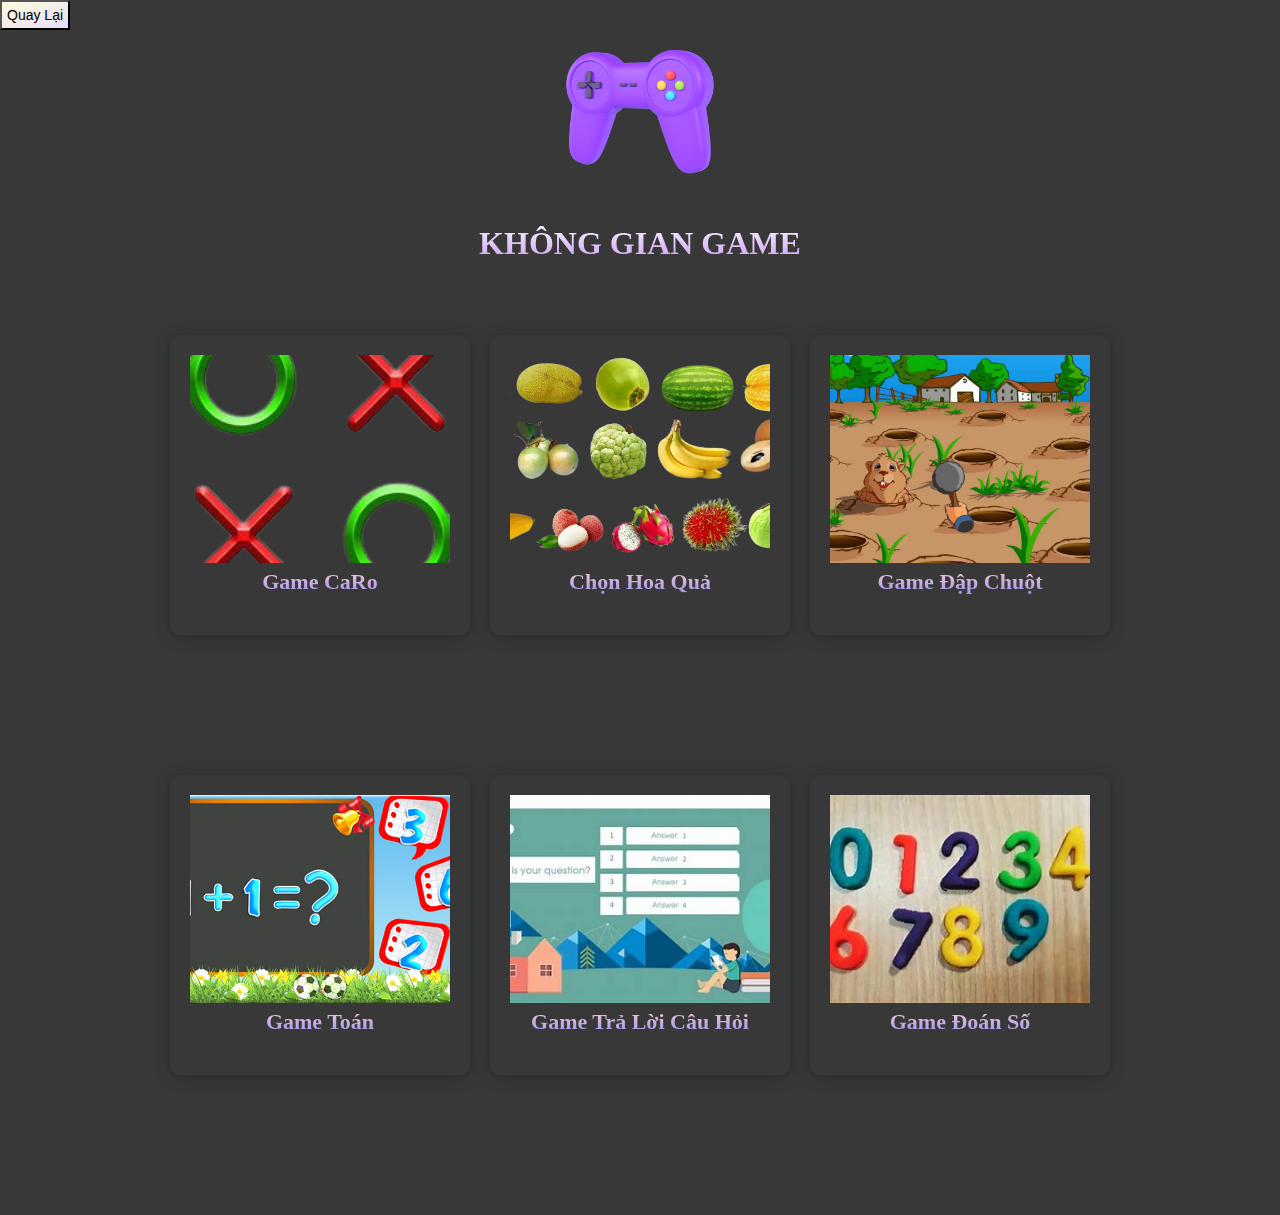
<file: game/index.html>
<!DOCTYPE html>
<html lang="en">

<head>
    <meta charset="UTF-8">
    <meta name="viewport" content="width=device-width, initial-scale=1.0">
    <title>Game</title>
    <link rel="icon" href="./image/icon_game.png">
    <link rel="stylesheet" href="styles.css">
</head>

<body>
    <div class="quaylai" style="text-decoration: none;"><a href="../index.html"><button
                style=" font-size: 14px; padding: 5px; background-image: linear-gradient(-20deg, #e9defa 0%, #fbfcdb 100%);">Quay
                Lại</button></a>
    </div>
    <div class="logo_game">
        <div class="logo"><img src="./image/icon_game.png" alt="Logo_game"></div>
    </div>
    <h1>KHÔNG GIAN GAME</h1>
    <div class="game">
        <div class="item-game"><a href="./game_caro/index.html"><img src="./image/game_caro.png" alt="">
                <p>Game CaRo</p>
            </a></div>
        <!-- 2 -->
        <div class="item-game"><a href="./game_chonhoaqua/index.html"><img src="./image/game_chonhoaqua.png" alt="">
                <p>Chọn Hoa Quả</p>
            </a></div>
        <!-- 3 -->
        <div class="item-game"><a href="./game_dapchuot/index.html"><img src="./image/gaem_dapchuot.jpg" alt="">
                <p>Game Đập Chuột</p>
            </a></div>
        <!-- 4 -->
        <div class="item-game"><a href="./game_toan/index.html"><img src="./image/game_toan.jpg" alt="">
                <p>Game Toán</p>
            </a></div>
        <!-- 5 -->
        <div class="item-game"><a href="./game_traloicauhoi/index.html"><img src="./image/game_traloicauhoi.jpg" alt="">
                <p>Game Trả Lời Câu Hỏi</p>
            </a></div>
        <!-- 6 -->
        <div class="item-game"><a href="./game_doanso/index.html"><img src="./image/doanso.jpg" alt="">
                <p>Game Đoán Số</p>
            </a></div>
    </div>
</body>

</html>
</file>
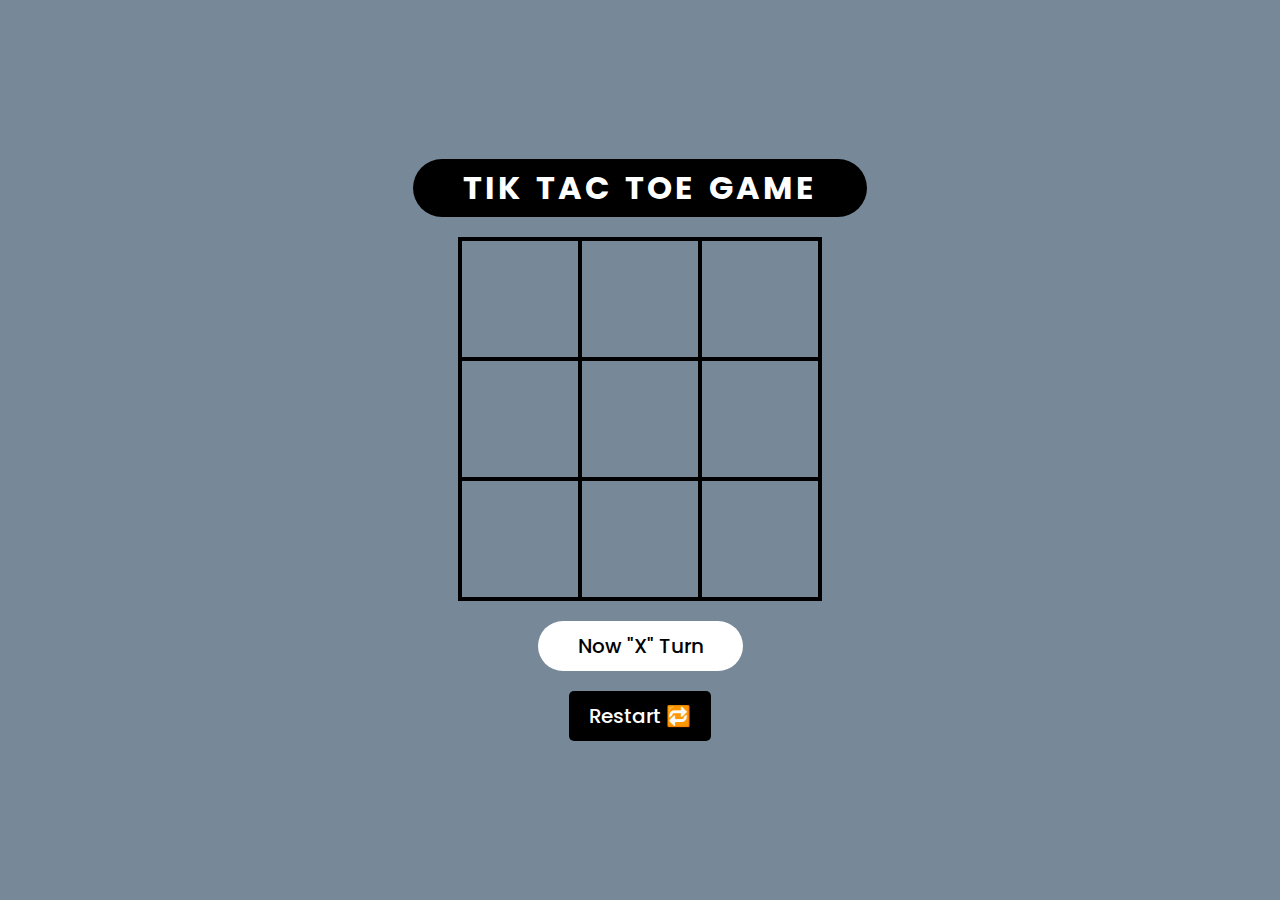
<file: game/game_caro/index.html>
<!DOCTYPE html>
<html lang="en">

<head>
    <meta charset="UTF-8">
    <meta http-equiv="X-UA-Compatible" content="IE=edge">
    <meta name="viewport" content="width=device-width, initial-scale=1.0">
    <title>Document</title>
    <link rel="stylesheet" href="style.css">
</head>

<body>
    <h1>Tik Tac Toe Game</h1>
    <div class="container">
        <div data-index="0" class="box"></div>
        <div data-index="1" class="box"></div>
        <div data-index="2" class="box"></div>
        <div data-index="3" class="box"></div>
        <div data-index="4" class="box"></div>
        <div data-index="5" class="box"></div>
        <div data-index="6" class="box"></div>
        <div data-index="7" class="box"></div>
        <div data-index="8" class="box"></div>
    </div>
    <div class="status"></div>
    <button class="restartBtn">Restart 🔁</button>

    <script src="index.js"></script>
</body>

</html>
</file>
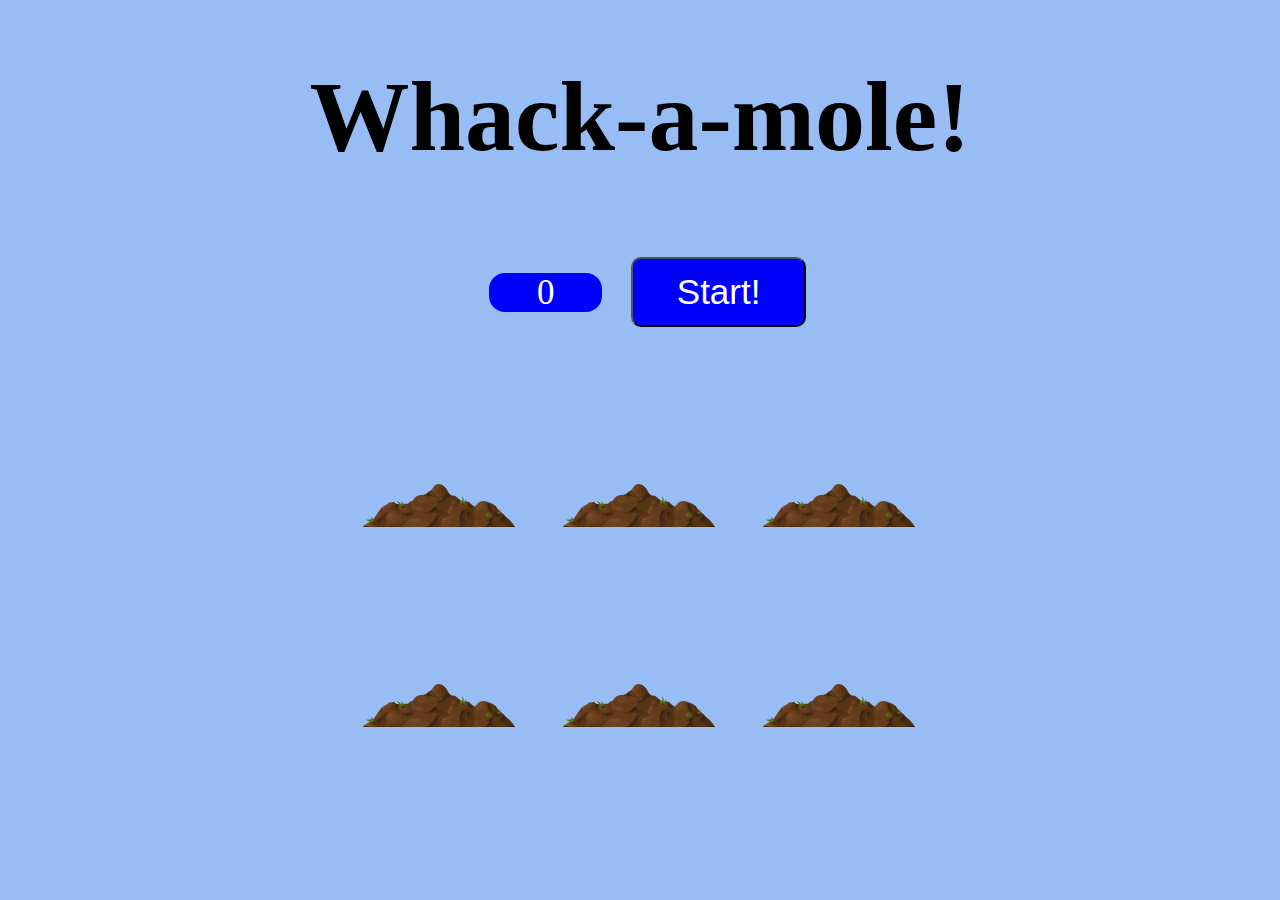
<file: game/game_dapchuot/index.html>
<!DOCTYPE html>
<html lang="en">

<head>
    <meta charset="UTF-8">
    <meta name="viewport" content="width=device-width, initial-scale=1.0">
    <meta http-equiv="X-UA-Compatible" content="ie=edge">
    <link rel="stylesheet" href="styles.css">
    <title>Whack a Mole!</title>
</head>

<body>
    <h1>Whack-a-mole!</h1><span class="score">0</span>
    <button onClick="startGame()">Start!</button>

    <div class="game">
        <div class="hole hole1">
            <div class="mole"></div>
        </div>

        <div class="hole hole2">
            <div class="mole"></div>
        </div>

        <div class="hole hole3">
            <div class="mole"></div>
        </div>

        <div class="hole hole4">
            <div class="mole"></div>
        </div>

        <div class="hole hole5">
            <div class="mole"></div>
        </div>

        <div class="hole hole6">
            <div class="mole"></div>
        </div>

    </div>
    <script src="script.js"></script>
</body>

</html>
</file>
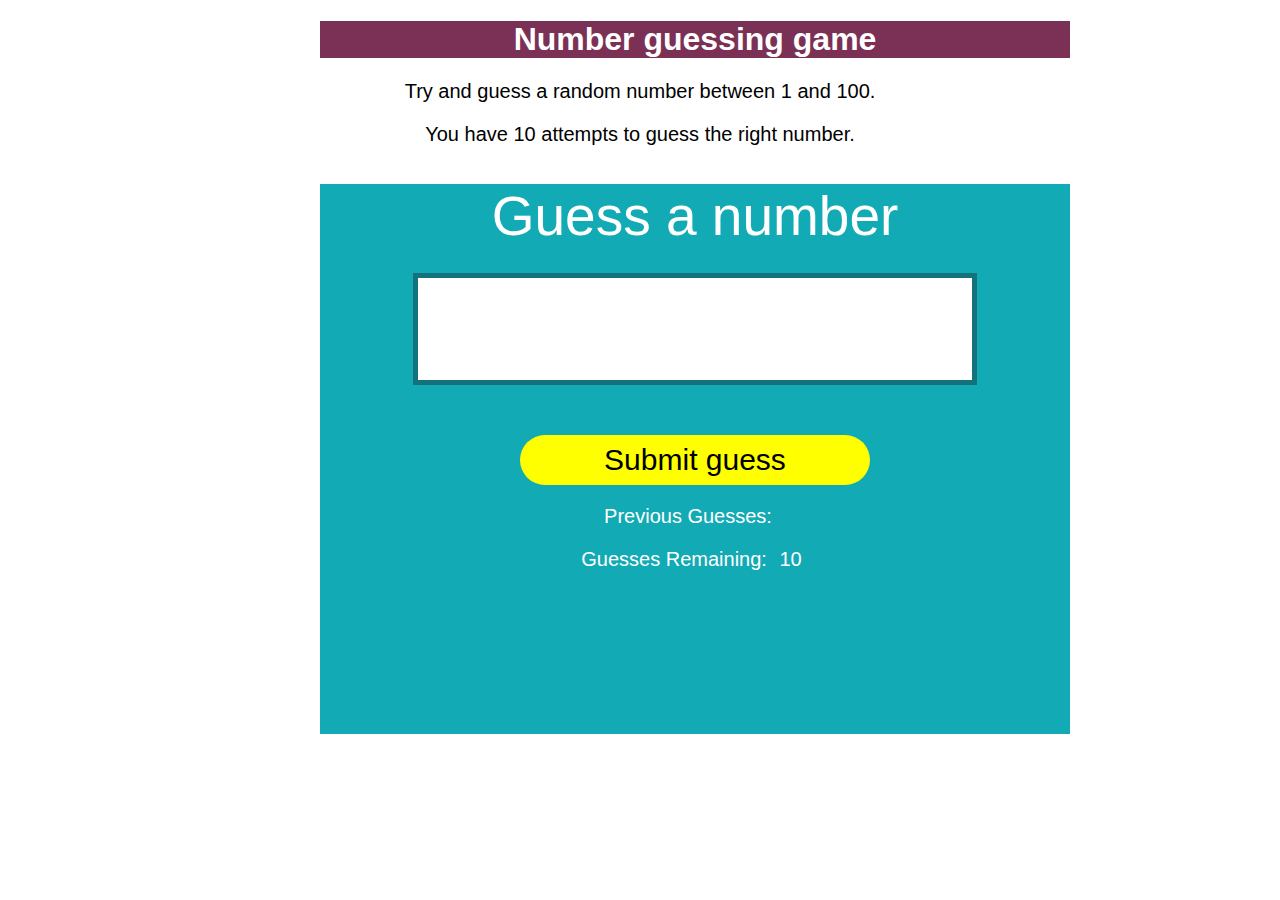
<file: game/game_doanso/index.html>
<!DOCTYPE html>
<html lang="en">
<head>
    <meta charset="UTF-8">
    <meta name="viewport" content="width=device-width, initial-scale=1.0">
    <meta http-equiv="X-UA-Compatible" content="ie=edge">
    <title>Number Guessing Game</title>
    <link rel="stylesheet" href="style.css">
</head>
<body>
    <h1>Number guessing game</h1>
    <p>Try and guess a random number between 1 and 100.</p>
    <p>You have 10 attempts to guess the right number.</p>
    </br>
    <div id="wrapper">
        <form class="form">
            <label2 for="guessField" id="guess">Guess a number</label>
            <input type="text" id="guessField" class="guessField">
            <input type="submit" id="subt" value="Submit guess" class="guessSubmit">
        </form>

        <div class="resultParas">
            <p >Previous Guesses: <span class="guesses"></span></p>
            <p >Guesses Remaining: <span class="lastResult">10</span></p>
            <p class="lowOrHi"></p>
        </div>
    </div>
    <script src="app.js"></script>
</body>
</html>
</file>
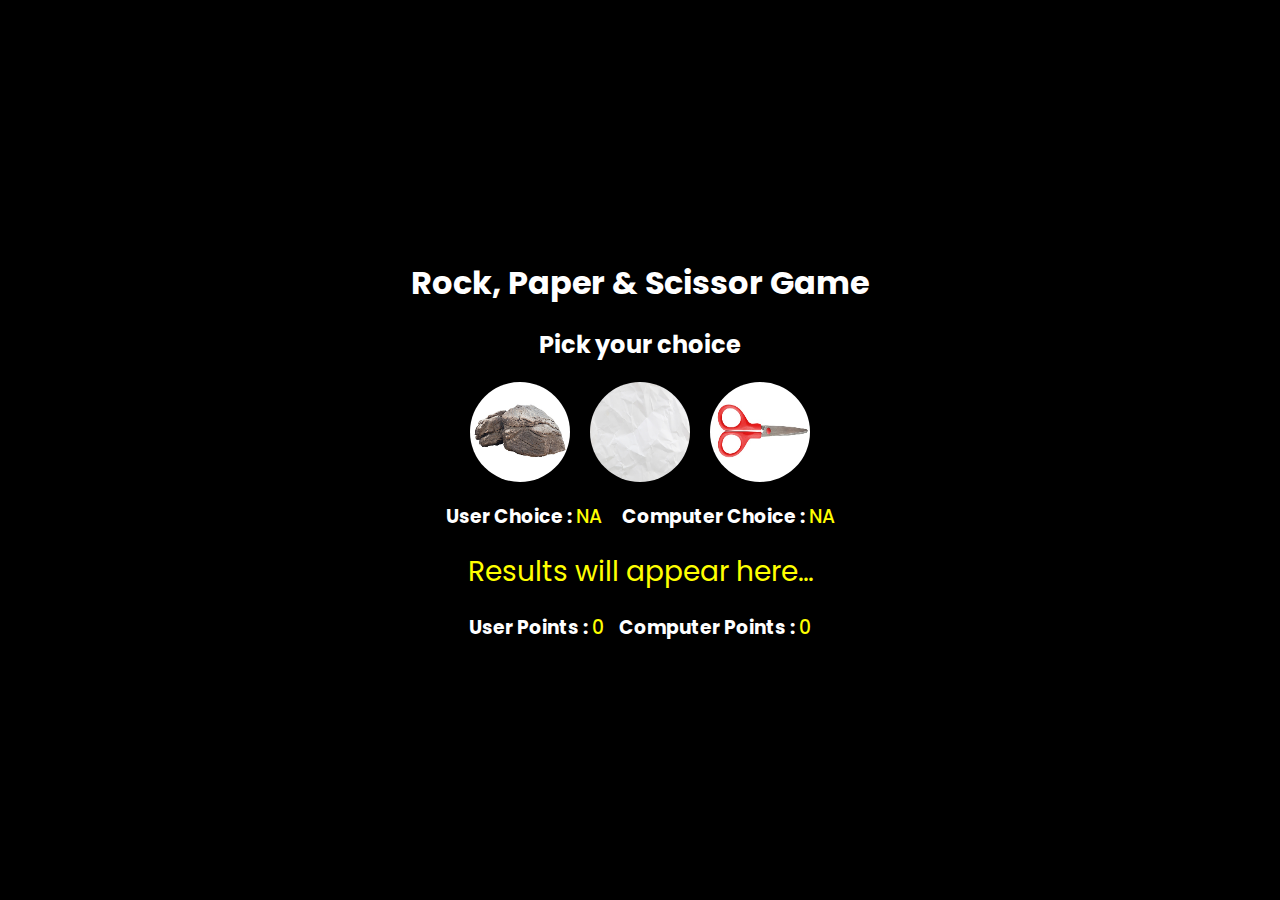
<file: game/game_keobuabao/index.html>
<!DOCTYPE html>
<html lang="en">

<head>
    <meta charset="UTF-8">
    <meta http-equiv="X-UA-Compatible" content="IE=edge">
    <meta name="viewport" content="width=device-width, initial-scale=1.0">
    <title>Rock Paper & Scissor</title>
    <link rel="stylesheet" href="style.css">
</head>

<body>

    <div class="container">
        <h1>Rock, Paper & Scissor Game</h1>
        <h2>Pick your choice</h2>
        <div class="choices">
            <img src="images/rock.jpg" alt="rock" id="rock">
            <img src="images/paper.jpg" alt="paper" id="paper">
            <img src="images/scissor.jpg" alt="scissor" id="scissor">
        </div>
        <div class="both-choices">
            <h3>User Choice : <span class="user-choice">NA</span></h3>
            <h3>Computer Choice : <span class="computer-choice">NA</span></h3>
        </div>
        <p class="result">Results will appear here...</p>
        <div class="points">
            <h3>User Points : <span class="user-points">0</span></h3>
            <h3>Computer Points : <span class="computer-points">0</span></h3>
        </div>
    </div>

    <script src="index.js"></script>
</body>

</html>
</file>
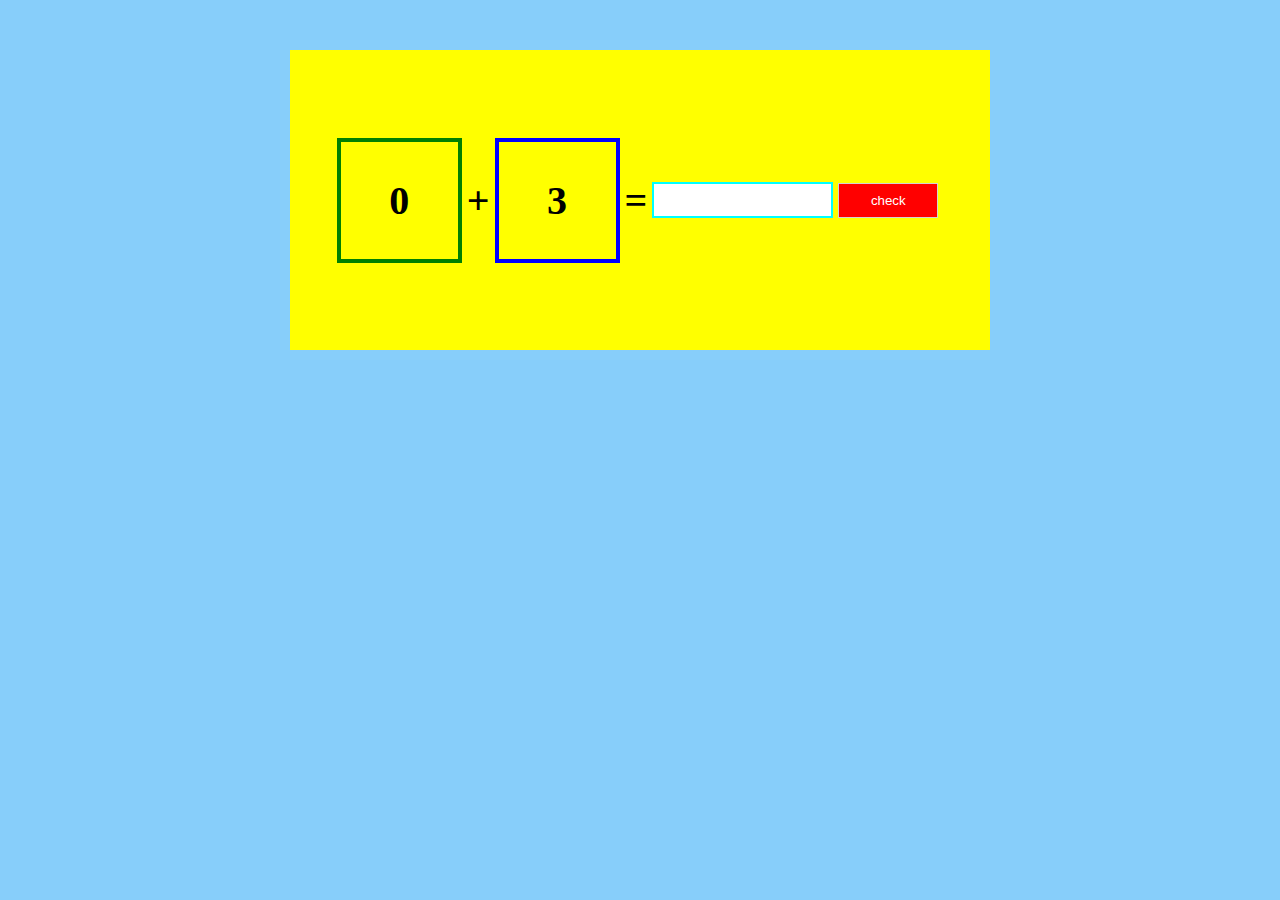
<file: game/game_toan/index.html>
<!DOCTYPE html>
<html lang="en">
<head>
    <meta charset="UTF-8">
    <meta name="viewport" content="width=device-width, initial-scale=1.0">
    <meta http-equiv="X-UA-Compatible" content="ie=edge">
    <link rel="stylesheet" href="style.css">
    <title>Document</title>
</head>
<body>
    <div id="canvas">
        <div id="primary-number">7</div>
        <div id="add">+</div>
        <div id="secondary-number">10</div>
        <div id="equal">=</div>
        <div>
            <input type="number" id="guess">
        </div>
        <div>
            <button id="btn">check</button>
        </div>
    </div>
    <script src="app.js"></script>
</body>
</html>
</file>
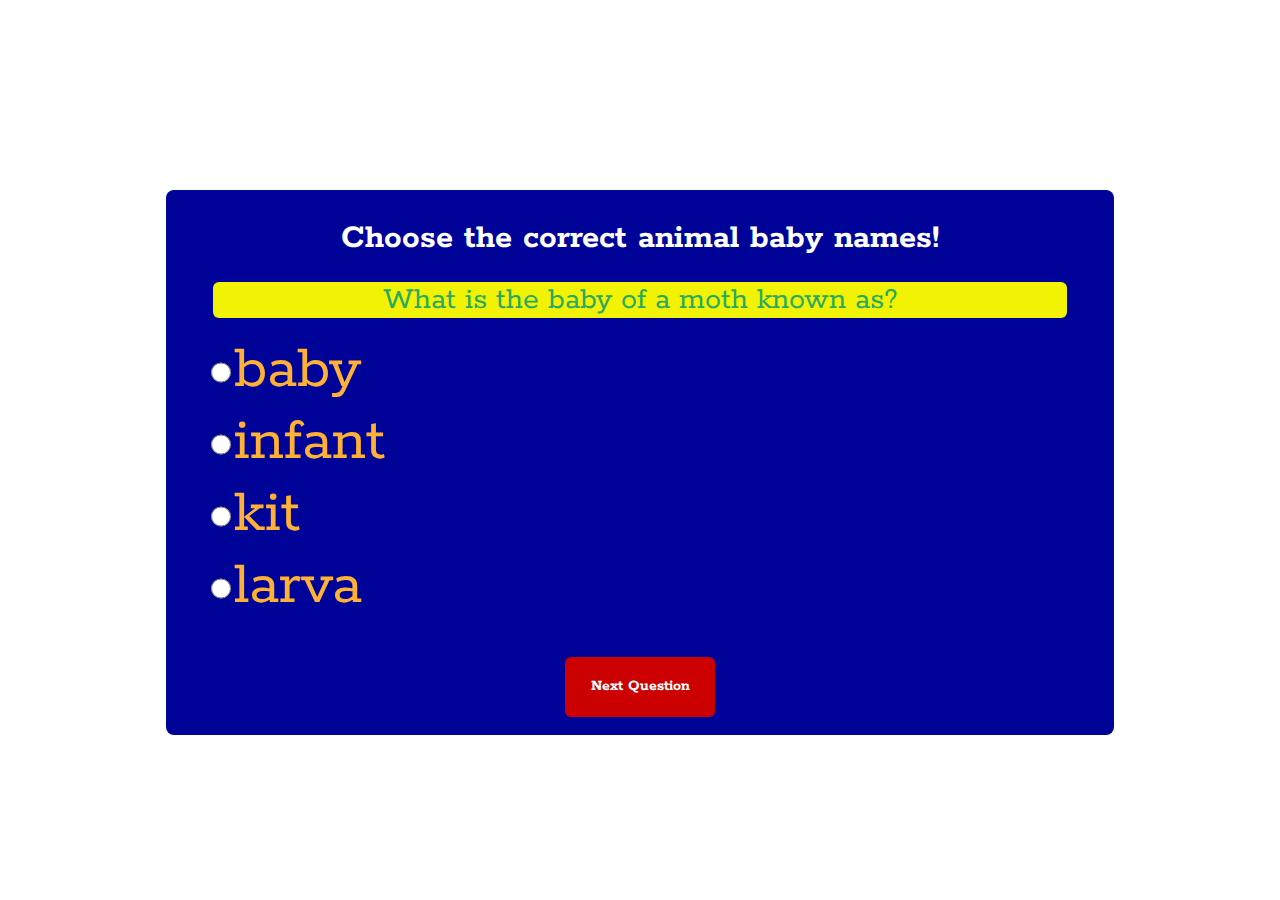
<file: game/game_traloicauhoi/index.html>
<!DOCTYPE html>
<html lang="en">
<head>
    <meta charset="UTF-8">
    <meta name="viewport" content="width=device-width, initial-scale=1.0">
    <meta http-equiv="X-UA-Compatible" content="ie=edge">
    <link rel="stylesheet" href="style.css">
    <link href="https://fonts.googleapis.com/css?family=Open+Sans&display=swap" rel="stylesheet">
    <title>Baby animal names</title>
</head>
<body>
    <div class="quizContainer">
    <h1>Choose the correct animal baby names!</h1>
    
    <div class="question"></div>
    <ul class="choiceList"></ul>
    <div class="quizMessage"></div>
    <div class="result"></div>
    <div class="nextButton">Next Question</div>
    <br>
    </div>

    <script text="text/javascript" src="app.js"></script>
</body>
</html>
</file>
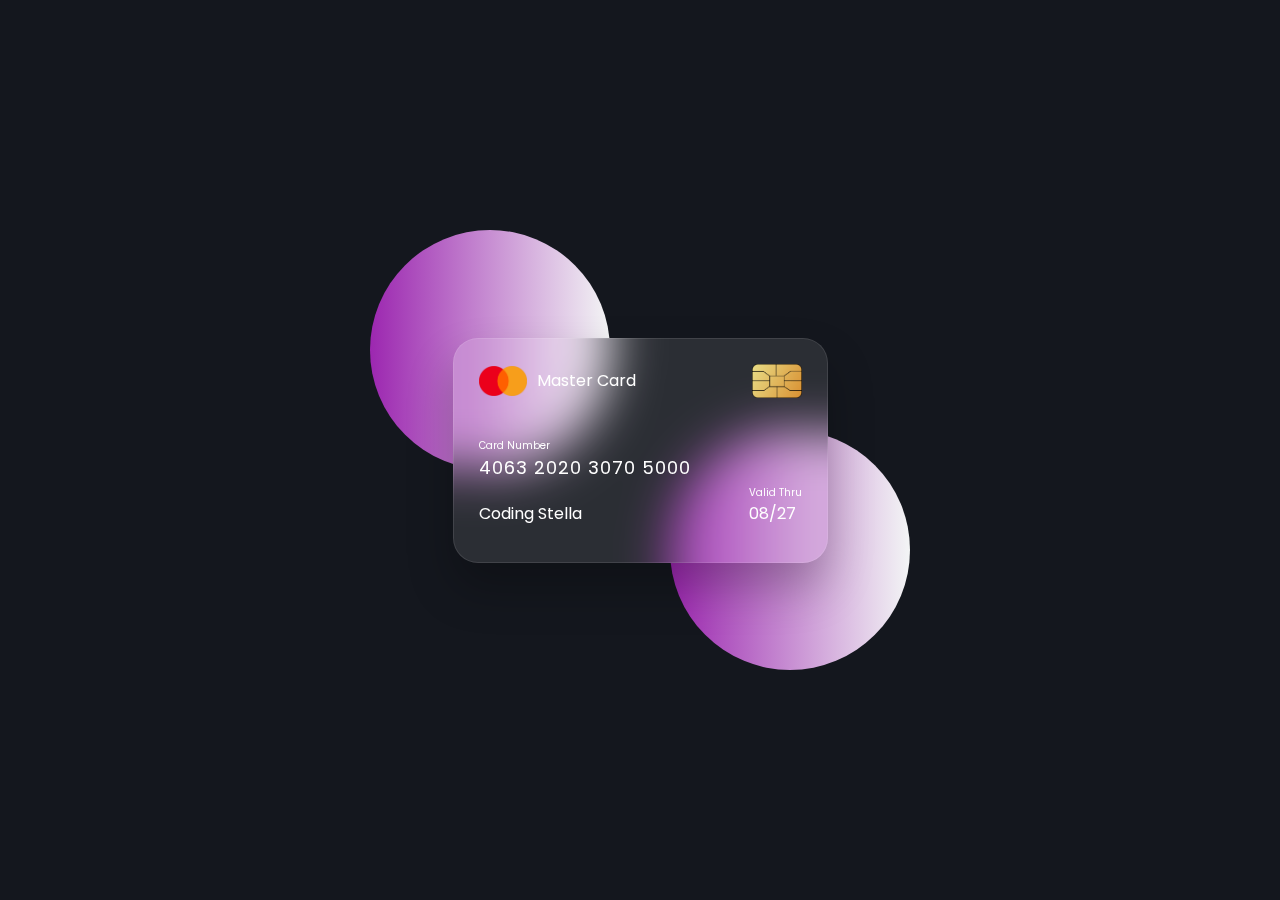
<file: tienich/card guong/index.html>
<!DOCTYPE html>
<html lang="en">
  <head>
    <meta charset="UTF-8" />
    <meta http-equiv="X-UA-Compatible" content="IE=edge" />
    <meta name="viewport" content="width=device-width, initial-scale=1.0" />
    <title>Flipping Card UI Design</title>
    <link rel="stylesheet" href="style.css" />
  </head>
  <body>
    <section>
      <div class="container">
        <div class="card front-face">
          <header>
            <span class="logo">
              <img src="images/logo.png" alt="" />
              <h5>Master Card</h5>
            </span>
            <img src="images/chip.png" alt="" class="chip" />
          </header>

          <div class="card-details">
            <div class="name-number">
              <h6>Card Number</h6>
              <h5 class="number">4063 2020 3070 5000</h5>
              <h5 class="name">Coding Stella</h5>
            </div>

            <div class="valid-date">
              <h6>Valid Thru</h6>
              <h5>08/27</h5>
            </div>
          </div>
        </div>

        <div class="card back-face">
          <h6>
            For customer service call +977 4343 4693 or email at
            mastercard@gmail.com
          </h6>
          <span class="magnetic-strip"></span>
          <div class="signature"><i>005</i></div>
          <h5>
            Lorem ipsum dolor sit amet, consectetur adipisicing elit. Officia
            maiores sed doloremque nesciunt neque beatae voluptatibus doloribus.
            Libero et quis magni magnam nihil temporibus? Facere consectetur
            dolore reiciendis et veniam.
          </h5>
        </div>
      </div>
    </section>
  </body>
</html>
</file>
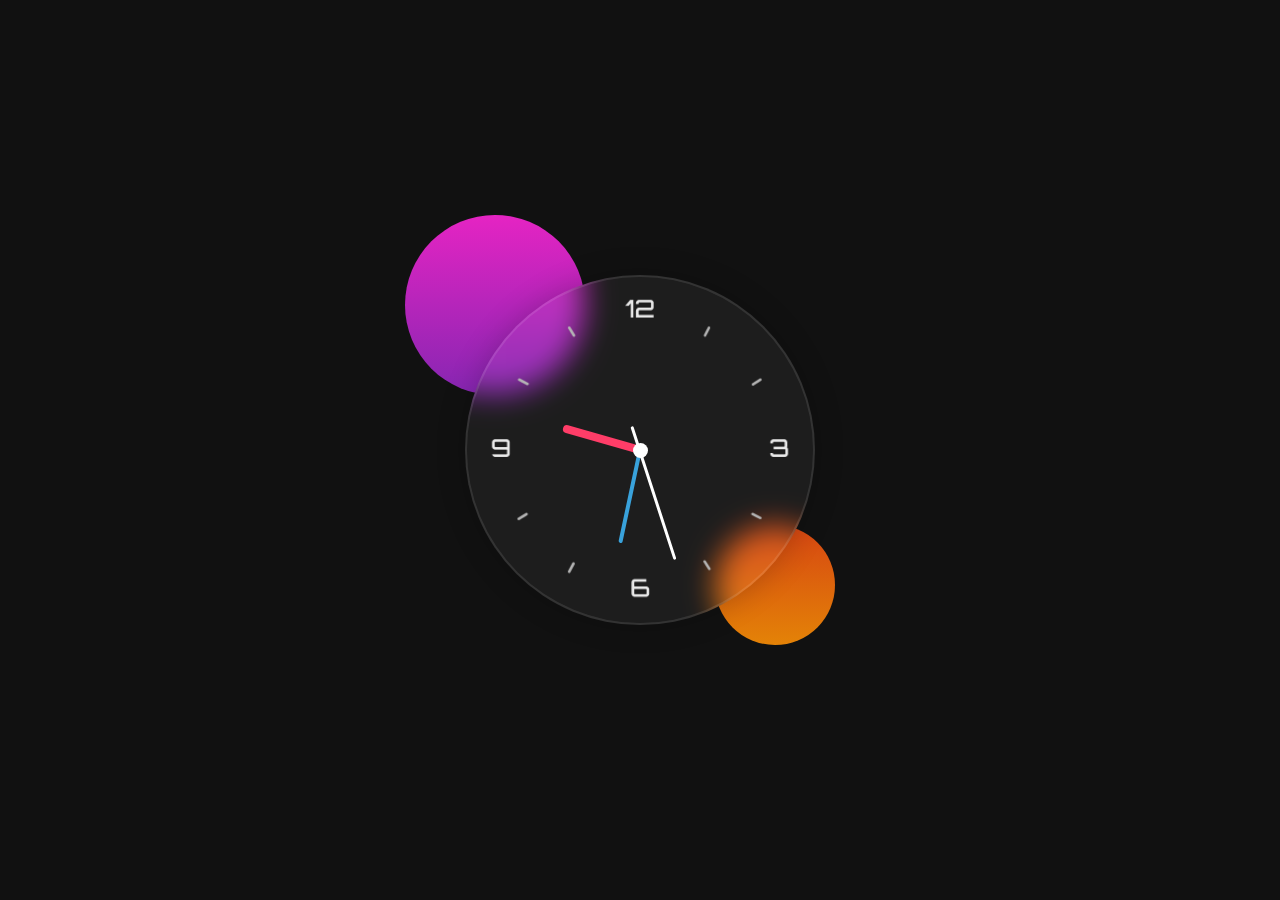
<file: tienich/dongho guong/index.html>
<!DOCTYPE html>
<html lang="en">

<head>

    <title>Glassmorphism-Analog-Clock</title>

    <!-- CSS File -->
    <link rel="stylesheet" href="css/style.css">

</head>

<body>

    <div class="container">

        <div class="circle"></div>
        <div class="circle"></div>

        <div class="clock">
            <div class="clock-bg">
                <img src="images/clock.png" alt="...">
            </div>
            <div class="hour">
                <span class="hr" id="hr"></span>
            </div>
            <div class="minute">
                <span class="min" id="min"></span>
            </div>
            <div class="second">
                <span class="sec" id="sec"></span>
            </div>
        </div>

    </div>

    <!-- JS File -->
    <script type="text/javascript" src="js/script.js"></script>

</body>

</html>
</file>
<file: game/styles.css>
* {
    margin: 0;
    padding: 0;
    box-sizing: border-box;
}

body {
    background-color: #383838;
}

.logo_game {
    width: 100%;
    display: flex;
    justify-content: center;
}

.logo {
    padding: 5px;
}

.logo_game img {
    width: 150px;
}

h1 {
    width: 100%;
    text-align: center;
    color: transparent;
    background-clip: text;
    background-image: linear-gradient(to top, #cd9cf2 0%, #f6f3ff 100%);
    background-size: contain;
    position: absolute;
    top: 25%;
}

.game {
    position: absolute;
    top: 35%;
    width: 100%;
    height: 100vh;
    padding: 20px;
    display: flex;
    gap: 20px;
    justify-content: center;
    flex-wrap: wrap;
}

.item-game {
    border-radius: 10px;
    width: 300px;
    height: 300px;
    padding: 20px;
    box-shadow: rgba(14, 30, 37, 0.12) 0px 2px 4px 0px, rgba(14, 30, 37, 0.32) 0px 2px 16px 0px;
}

.item-game:hover {
    box-shadow: rgba(0, 0, 0, 0.15) 0px 5px 15px 0px;
}

.item-game img {
    width: 100%;
    height: 80%;
    object-fit: cover;
}

.item-game a {
    text-align: center;
    font-size: 22px;
    text-decoration: none;

}

.item-game p {
    color: transparent;
    background-clip: text;
    background-image: linear-gradient(to top, #9795f0 0%, #fbc8d4 100%);
    font-weight: bold;
}
</file>
<file: game/game_caro/style.css>
@import url("https://fonts.googleapis.com/css2?family=Poppins:wght@100;200;300;400;500;600;700;800;900&display=swap");

* {
  margin: 0;
  padding: 0;
  box-sizing: border-box;
  border: none;
  font-family: "Poppins", sans-serif;
}

body {
  width: 100vw;
  height: 100vh;
  background-color: lightslategray;
  color: white;
  display: flex;
  justify-content: center;
  align-items: center;
  flex-direction: column;
}

h1 {
  color: white;
  font-size: 32px;
  padding: 5px 50px;
  background-color: black;
  border-radius: 50px;
  margin-bottom: 20px;
  text-transform: uppercase;
  letter-spacing: 3px;
  word-spacing: 3px;
}

.container {
  display: grid;
  grid-template-columns: repeat(3, auto);
  border: 2px solid black;
}

.box {
  width: 120px;
  height: 120px;
  border: 2px solid black;
  display: flex;
  justify-content: center;
  align-items: center;
  cursor: pointer;
  font-size: 25px;
}

.box img {
  width: 75px;
}

.status {
  margin: 20px 0;
  padding: 10px 40px;
  border-radius: 50px;
  font-size: 20px;
  font-weight: 500;
  background-color: white;
  color: black;
}

button {
  padding: 10px 20px;
  font-size: 20px;
  font-weight: 500;
  color: white;
  background-color: black;
  border-radius: 5px;
  cursor: pointer;
}

button:active {
  transform: scale(0.9);
}

.win {
  animation: winAnim ease-in-out 1s infinite;
}

@keyframes winAnim {
  0% {
    background-color: green;
  }
  100% {
    background-color: lightgreen;
  }
}
</file>
<file: game/game_dapchuot/styles.css>
html {
    font-size: 35px;
    background: #98BCF4;
}

body {
    padding: 0;
    margin: 0;
    text-align: center;
}

h1 {
    text-align: center;
    font-size: 100px;
    line-height: 1;
    margin-bottom: 0;
}

.score {
    background:blue;
    padding: 0 48px;
    line-height: 1;
    border-radius: 16px;
    color: #fff;
    margin-left: 15px;
}

.game {
    width: 600px;
    height: 400px;
    display:flex;
    flex-wrap:wrap;
    margin: 0 auto;
    
}

.hole{
    flex: 1 0 33.33%;
    overflow: hidden;
    position: relative;
}

.hole:after{
    display:block;
    background: url(dirt.png) bottom center no-repeat;
    background-size:contain;
    content: '';
    width: 100%;
    height: 90px;
    position: absolute;
    z-index: 2;
    bottom: -30px;
}

.mole {
    background: url('mole.png') bottom center no-repeat;
    background-size: 80%;
    position: absolute;
    top: 100%;
    width: 100%;
    height: 100%;
    transition: all 0.4s;
}

.hole.up .mole{
    top:0;
}

button{
    width:175px;
    font-size: 35px;
    height: 70px;
    color: #fff;
    background-color: blue;
    border-radius: 10px;
    margin-left: 20px;
    margin-top: 90px;
}

@media (min-width: 667px) and (max-width: 1024px){
    
    h1 {
        display: none;
    }
    .score {
    background:blue;
    padding: 0 12px;
    line-height: 1;
    border-radius: 16px;
    color: #fff;
    font-size: 40px;
    margin-left: 20px;
}

    .hole.up .mole{
        top:17px;
    }
}

@media (max-width: 667px){

    .game {
        width: 667px;
        height: 300px;
        display:flex;
        flex-wrap:wrap;
        margin: 0 auto;
    }

    .score{
        width:35px;
        font-size: 15px;
        height: 40px;
        color: #fff;
        background-color: blue;
        border-radius: 10px;
        margin-left: 10px;
        margin-top: 10px;
        padding: 5px;
        }

        button{
            margin: 10px 10px 10px 10px;
            height: 40px;
            width: 75px;
            font-size: 15px;
        }

    .hole:after{
        display:block;
        background: url(dirt.png) bottom center no-repeat;
        background-size:contain;
        content: '';
        max-width: 70%;
        height: 60px;
        position: absolute;
        z-index: 2;
        bottom: -30px;
    }

    .mole {
        background: url('mole.png') bottom center no-repeat;
        background-size: 60%;
        position: absolute;
        top: 100%;
        max-width: 70%;
        height: 70%;
        transition: all 0.4s;
    }

    .hole.up .mole{
        top:50px;
    }
}
</file>
<file: game/game_doanso/style.css>
html {
    font-family: sans-serif;
}

body {
    width: 50%;
    max-width: 750px;
    min-width: 480px;
    margin: 0 auto;
}

.lastResult {
    color: white;
    padding: 7px;
}

.guesses {
    color: white;
    padding: 7px;
}

button {
    background-color: purple;
    color: #fff;
    width: 250px;
    height: 50px;
    border-radius: 25px;
    font-size: 30px;
    border-style: none;
    margin-top: 30px;
    /* margin-left: 50px; */
}

#subt {
    background-color: yellow;
    color: #000;
    width: 350px;
    height: 50px;
    border-radius: 25px;
    font-size: 30px;
    border-style: none;
    margin-top: 50px;
    /* margin-left: 75px; */
}

#guessField {
    color: #000;
    width: 550px;
    height: 100px;
    font-size: 30px;
    border-style: none;
    margin-top: 25px;
    font-size: 45px;
    /* margin-left: 50px; */
    border: 5px solid #14727d;
    text-align: center;
}

#guess {
    font-size: 55px;
    /* margin-left: 90px; */
    margin-top: 120px;
    color: #fff;
}

.guesses {
    background-color: #12aab4;
}

#wrapper {
    box-sizing: border-box;
    text-align: center;
    width: 750px;
    height: 550px;
    background-color: #12aab4;
    color: #fff;
    font-size: 25px;
}

h1 {
    background-color: #7b3056;
    color: #fff;
    text-align: center;
    width: 750px;
}

p {
    font-size: 20px;
    text-align: center;
}
</file>
<file: game/game_keobuabao/style.css>
@import url("https://fonts.googleapis.com/css2?family=Poppins:wght@100;200;300;400;500;600;700;800;900&display=swap");

* {
  margin: 0;
  padding: 0;
  box-sizing: border-box;
  font-family: "Poppins", sans-serif;
}

body,
.container,
.choices,
.both-choices,
.points {
  display: flex;
  justify-content: center;
  align-items: center;
}

body {
  background-color: black;
  color: white;
  height: 100vh;
}

.container {
  flex-direction: column;
  gap: 20px;
}

.choices {
  gap: 20px;
  width: 400px;
}

.choices img {
  width: 100px;
  height: 100px;
  cursor: pointer;
  border-radius: 50%;
}

.choices img:active {
  transform: scale(0.95);
}

.both-choices h3:nth-child(1) {
  margin-right: 20px;
}

.both-choices span {
  font-weight: 500;
  color: yellow;
}

.result {
  font-size: 28px;
  color: yellow;
}

.points h3:nth-child(1) {
  margin-right: 15px;
}

.points span {
  font-weight: 500;
  color: yellow;
}
</file>
<file: game/game_toan/style.css>
body{
    background: lightskyblue;
}

#canvas{
    box-sizing:border-box;
    display: flex;
    align-items: center;
    justify-content: center;
    background: yellow;
    width: 700px;
    height: 300px;
    margin: 50px auto;
}

#primary-number, #secondary-number{
    display:flex;
    align-items:center;
    justify-content: center;
    font-size: 40px;
    font-weight: bold;
    width: 125px;
    height: 125px;
    box-sizing: border-box;
}

#primary-number{
    border: solid 4px green;
}

#secondary-number{
    border: solid 4px blue;
}

#add, #equal{
    font-weight: bold;
    font-size: 40px;
    padding: 5px;
}
input{
    border: solid 2px cyan;
    width: 150px;
    height: 30px;
    padding-left: 25px;
}

button{
    width: 100px;
    height: 35px;
    margin: 5px;
    background: red;
    color: white;
    border: 1px solid lightgrey;
}
</file>
<file: game/game_traloicauhoi/style.css>
@import url(http://fonts.googleapis.com/css?family=Rokkitt);

h1 {
    font-family: 'Rokkitt', serif;
    text-align: center;
    color: #fff;
    font-size: 35px;
}

ul{
    list-style: none;
}

li{
    font-family: 'Rokkitt', serif;
    font-size: 2em;
    color: #feb135;
}

input[type=radio]{
    border: 0px;
    width: 20px;
    height: 2em;
}

p{
    font-family: 'Rokkitt', serif;
}

/* Quiz Classes */
.quizContainer {
    background-color: #000398;
    border-radius: 8px;
    width: 75%;
    margin: auto;
    margin-top: 190px;
    padding-top: 5px;
    position: relative;
}

.nextButton{
    border-radius: 6px;
    width: 150px;
    height: 40px;
    text-align: center;
    background-color: #cc0000;
    /*clear: both;*/
    color:#fff;
    font-family: 'Rokkitt', serif;
    font-weight: bold;
    position: relative;
    margin: auto;
    padding-top: 20px;
}

.question{
    font-family: 'Rokkitt', serif;
    font-size: 2em;
    width: 90%;
    height: auto;
    margin: auto;
    border-radius: 6px;
    background-color: #f2f205;
    text-align: center;
    color: #27aa63;
}

.quizMessage{
    background-color: peachpuff;
    border-radius: 6px;
    width: 30%;
    margin: auto;
    text-align: center;
    padding: 2px;
    font-family: 'Rokkitt', serif;
    color: red;
}

.choiceList {
    font-family: 'Courier New', Courier, monospace;
    color: blueviolet;
}

.result {
    width: 30%;
    height: auto;
    border-radius: 6px;
    background-color: linen;
    margin: auto;
    margin-bottom: 35px;
    text-align: center;
    font-family: 'Rokkitt', serif;
}
</file>
<file: tienich/card guong/style.css>
/* Import Google Font - Poppins */
@import url("https://fonts.googleapis.com/css2?family=Poppins:wght@300;400;500;600&display=swap");

* {
  margin: 0;
  padding: 0;
  box-sizing: border-box;
  font-family: "Poppins", sans-serif;
}
section {
  position: relative;
  min-height: 100vh;
  width: 100%;
  background: #14171e;
  display: flex;
  align-items: center;
  justify-content: center;
  color: #fff;
  perspective: 1000px;
}
section::before {
  content: "";
  position: absolute;
  height: 240px;
  width: 240px;
  border-radius: 50%;
  transform: translate(-150px, -100px);
  background: linear-gradient(90deg, #9c27b0, #f3f5f5);
}
section::after {
  content: "";
  position: absolute;
  height: 240px;
  width: 240px;
  border-radius: 50%;
  transform: translate(150px, 100px);
  background: linear-gradient(90deg, #9c27b0, #f3f5f5);
}
.container {
  position: relative;
  height: 225px;
  width: 375px;
  z-index: 100;
  transition: 0.6s;
  transform-style: preserve-3d;
}
.container:hover {
  transform: rotateY(180deg);
}
.container .card {
  position: absolute;
  height: 100%;
  width: 100%;
  padding: 25px;
  border-radius: 25px;
  backdrop-filter: blur(25px);
  background: rgba(255, 255, 255, 0.1);
  box-shadow: 0 25px 45px rgba(0, 0, 0, 0.25);
  border: 1px solid rgba(255, 255, 255, 0.1);
  backface-visibility: hidden;
}
.front-face header,
.front-face .logo {
  display: flex;
  align-items: center;
}
.front-face header {
  justify-content: space-between;
}
.front-face .logo img {
  width: 48px;
  margin-right: 10px;
}
h5 {
  font-size: 16px;
  font-weight: 400;
}
.front-face .chip {
  width: 50px;
}
.front-face .card-details {
  display: flex;
  margin-top: 40px;
  align-items: flex-end;
  justify-content: space-between;
}
h6 {
  font-size: 10px;
  font-weight: 400;
}
h5.number {
  font-size: 18px;
  letter-spacing: 1px;
}
h5.name {
  margin-top: 20px;
}
.card.back-face {
  border: none;
  padding: 15px 25px 25px 25px;
  transform: rotateY(180deg);
}
.card.back-face h6 {
  font-size: 8px;
}
.card.back-face .magnetic-strip {
  position: absolute;
  top: 40px;
  left: 0;
  height: 45px;
  width: 100%;
  background: #000;
}
.card.back-face .signature {
  display: flex;
  justify-content: flex-end;
  align-items: center;
  margin-top: 80px;
  height: 40px;
  width: 85%;
  border-radius: 6px;
  background: repeating-linear-gradient(
    #fff,
    #fff 3px,
    #efefef 0px,
    #efefef 9px
  );
}
.signature i {
  color: #000;
  font-size: 12px;
  padding: 4px 6px;
  border-radius: 4px;
  background-color: #fff;
  margin-right: -30px;
  z-index: -1;
}
.card.back-face h5 {
  font-size: 8px;
  margin-top: 15px;
}
</file>
<file: tienich/dongho guong/css/style.css>
* {
    margin: 0;
    padding: 0;
    box-sizing: border-box;
}

body {
    height: 100vh;
    display: flex;
    align-items: center;
    justify-content: center;
    background: #111;
}

.container {
    position: relative;
}

.container .circle {
    position: absolute;
    border-radius: 50%;
    pointer-events: none;
    animation: 2s ease-in infinite alternate;
}

.container .circle:nth-child(1) {
    width: 180px;
    height: 180px;
    top: -60px;
    left: -60px;
    background: linear-gradient(
        #e524c3, #8626b2
    );
    animation-name: move-up;
}

@keyframes move-up {
    to {
        transform: translateY(-10px);
    }
}

.container .circle:nth-child(2) {
    width: 120px;
    height: 120px;
    bottom: -20px;
    right: -20px;
    background: linear-gradient(
        #d64612, #e48307
    );
    animation-name: move-down;
}

@keyframes move-down {
    to {
        transform: translateY(10px);
    }
}

.clock {
    width: 350px;
    height: 350px;
    display: flex;
    align-items: center;
    justify-content: center;
    border: 2px solid rgba(255, 255, 255, .1);
    border-radius: 50%;
    backdrop-filter: blur(15px);
    background: rgba(255, 255, 255, .05);
    box-shadow: 0 0 30px rgba(0, 0, 0, .2);
}

.clock .clock-bg img {
    width: 100%;
    height: 100%;
}

.clock::before {
    content: '';
    position: absolute;
    width: 15px;
    height: 15px;
    background: #fff;
    border-radius: 50%;
    z-index: 15;
}

.clock .hour,
.clock .minute,
.clock .second {
    position: absolute;
}

.clock .hour,
.clock .hour .hr {
    width: 160px;
    height: 160px;
}

.clock .minute,
.clock .minute .min {
    width: 190px;
    height: 190px;
}

.clock .second,
.clock .second .sec {
    width: 230px;
    height: 230px;
}

.clock .hour .hr,
.clock .minute .min,
.clock .second .sec {
    display: flex;
    justify-content: center;
    position: absolute;
    border-radius: 50%;
}

.clock .hour .hr::before {
    content: '';
    position: absolute;
    width: 8px;
    height: 80px;
    background: #ff3d68;
    z-index: 10;
    border-radius: 10px;
}

.clock .minute .min::before {
    content: '';
    position: absolute;
    width: 4px;
    height: 90px;
    background: #39a2db;
    z-index: 11;
    border-radius: 8px;
}

.clock .second .sec::before {
    content: '';
    position: absolute;
    width: 3px;
    height: 140px;
    background: #fff;
    z-index: 12;
    border-radius: 2px;
}
</file>
